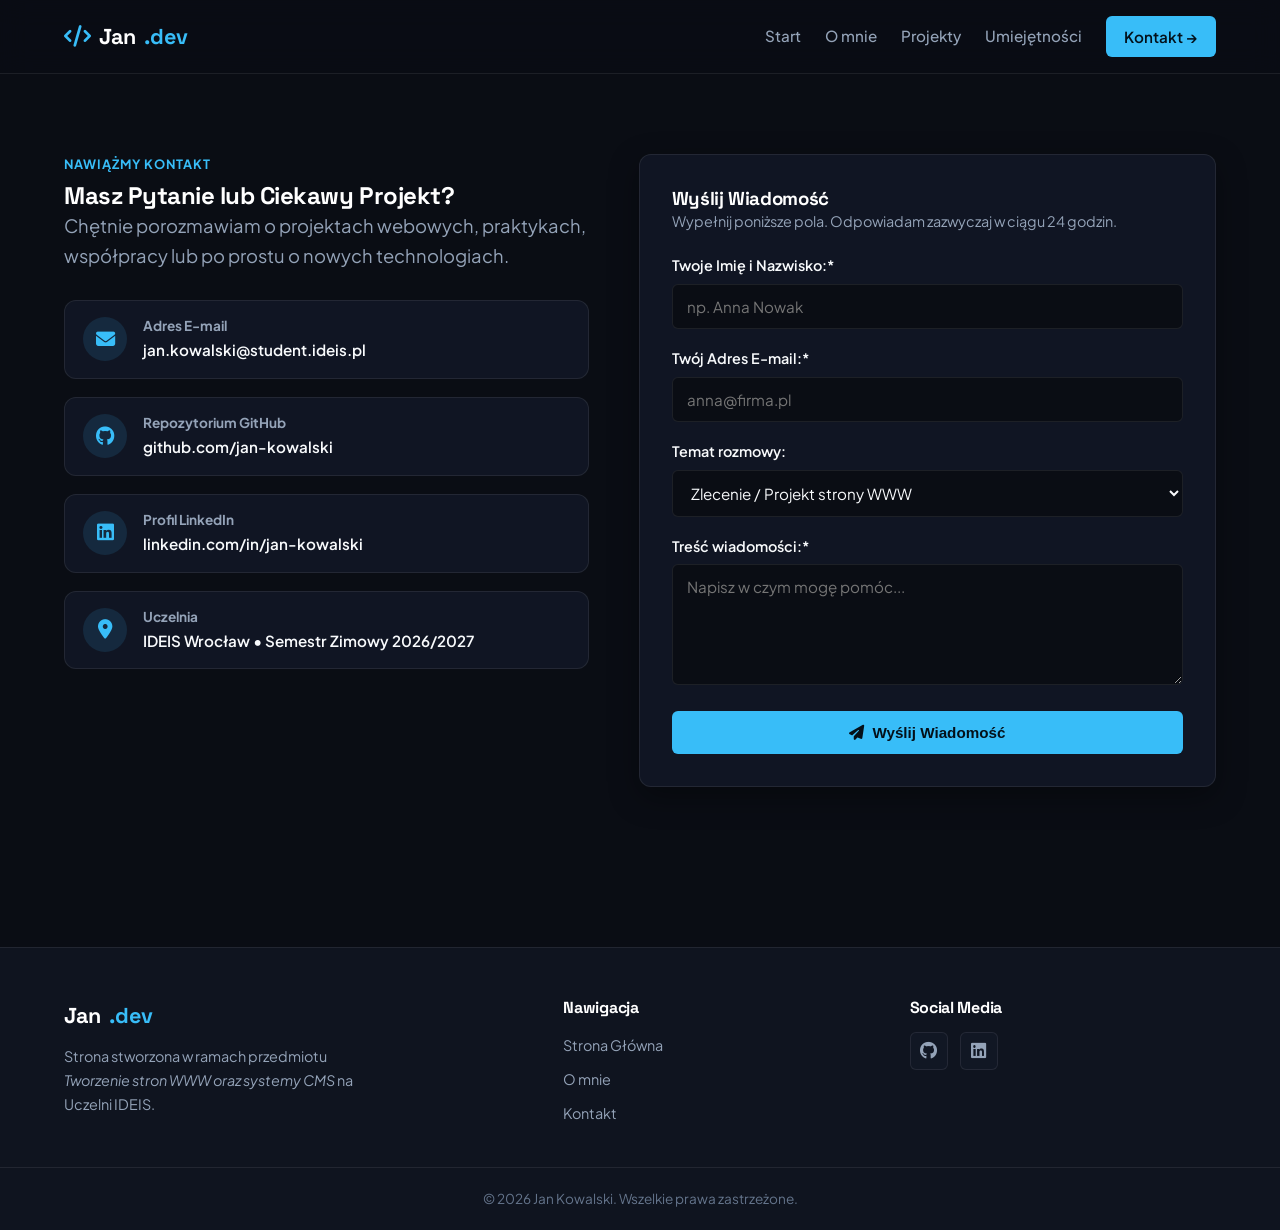
<file: starter/kontakt.html>
<!DOCTYPE html>
<html lang="pl">
<head>
  <meta charset="UTF-8">
  <meta name="viewport" content="width=device-width, initial-scale=1.0">
  <title>Kontakt &bull; Jan Kowalski</title>
  
  <!-- Google Fonts -->
  <link rel="preconnect" href="https://fonts.googleapis.com">
  <link rel="preconnect" href="https://fonts.gstatic.com" crossorigin>
  <link href="https://fonts.googleapis.com/css2?family=Plus+Jakarta+Sans:wght@400;500;600;700;800&family=Space+Grotesk:wght@600;700&display=swap" rel="stylesheet">
  
  <!-- Font Awesome -->
  <link rel="stylesheet" href="https://cdnjs.cloudflare.com/ajax/libs/font-awesome/6.5.1/css/all.min.css">
  
  <!-- Style CSS -->
  <link rel="stylesheet" href="style.css">
</head>
<body>

  <!-- NAGŁÓWEK -->
  <header class="site-header">
    <div class="container nav-wrap">
      <a href="index.html" class="logo">
        <i class="fa-solid fa-code"></i> Jan<span>.dev</span>
      </a>
      
      <nav aria-label="Nawigacja główna">
        <ul class="nav-links">
          <li><a href="index.html">Start</a></li>
          <li><a href="o-mnie.html">O mnie</a></li>
          <li><a href="index.html#projekty">Projekty</a></li>
          <li><a href="index.html#umiejetnosci">Umiejętności</a></li>
          <li><a href="kontakt.html" class="active btn-nav">Kontakt &rarr;</a></li>
        </ul>
      </nav>
    </div>
  </header>

  <!-- GŁÓWNA TREŚĆ PODSTRONY KONTAKT -->
  <main class="page-content">
    <section class="section">
      <div class="container">
        
        <div class="contact-grid">
          
          <!-- LEWA KOLUMNA: Informacje i bezpośredni kontakt -->
          <div class="contact-info-card">
            <span class="sub-title">Nawiążmy kontakt</span>
            <h2>Masz Pytanie lub Ciekawy Projekt?</h2>
            <p class="lead">
              Chętnie porozmawiam o projektach webowych, praktykach, współpracy lub po prostu o nowych technologiach.
            </p>

            <div class="contact-methods">
              <div class="method-item">
                <div class="method-icon"><i class="fa-solid fa-envelope"></i></div>
                <div>
                  <strong>Adres E-mail</strong>
                  <a href="mailto:jan.kowalski@student.ideis.pl">jan.kowalski@student.ideis.pl</a>
                </div>
              </div>

              <div class="method-item">
                <div class="method-icon"><i class="fa-brands fa-github"></i></div>
                <div>
                  <strong>Repozytorium GitHub</strong>
                  <a href="https://github.com" target="_blank" rel="noopener">github.com/jan-kowalski</a>
                </div>
              </div>

              <div class="method-item">
                <div class="method-icon"><i class="fa-brands fa-linkedin"></i></div>
                <div>
                  <strong>Profil LinkedIn</strong>
                  <a href="https://linkedin.com" target="_blank" rel="noopener">linkedin.com/in/jan-kowalski</a>
                </div>
              </div>

              <div class="method-item">
                <div class="method-icon"><i class="fa-solid fa-location-dot"></i></div>
                <div>
                  <strong>Uczelnia</strong>
                  <span>IDEIS Wrocław &bull; Semestr Zimowy 2026/2027</span>
                </div>
              </div>
            </div>
          </div>

          <!-- PRAWA KOLUMNA: Formularz kontaktowy -->
          <div class="contact-form-card">
            <h3>Wyślij Wiadomość</h3>
            <p style="color: var(--text-muted); font-size: 0.9rem; margin-bottom: 20px;">
              Wypełnij poniższe pola. Odpowiadam zazwyczaj w ciągu 24 godzin.
            </p>

            <form action="#" method="POST" class="styled-form">
              <div class="form-group">
                <label for="imie">Twoje Imię i Nazwisko:*</label>
                <input type="text" id="imie" name="imie" required placeholder="np. Anna Nowak">
              </div>

              <div class="form-group">
                <label for="email">Twój Adres E-mail:*</label>
                <input type="email" id="email" name="email" required placeholder="anna@firma.pl">
              </div>

              <div class="form-group">
                <label for="temat">Temat rozmowy:</label>
                <select id="temat" name="temat">
                  <option value="projekt">Zlecenie / Projekt strony WWW</option>
                  <option value="konsultacje">Pytanie ze studiów</option>
                  <option value="inne">Inny temat</option>
                </select>
              </div>

              <div class="form-group">
                <label for="wiadomosc">Treść wiadomości:*</label>
                <textarea id="wiadomosc" name="wiadomosc" rows="5" required placeholder="Napisz w czym mogę pomóc..."></textarea>
              </div>

              <button type="submit" class="btn btn-primary" style="width: 100%; justify-content: center;">
                <i class="fa-solid fa-paper-plane"></i> Wyślij Wiadomość
              </button>
            </form>
          </div>

        </div>

      </div>
    </section>
  </main>

  <!-- STOPKA -->
  <footer class="site-footer">
    <div class="container footer-grid">
      <div class="footer-about">
        <a href="index.html" class="logo">Jan<span>.dev</span></a>
        <p>Strona stworzona w ramach przedmiotu <em>Tworzenie stron WWW oraz systemy CMS</em> na Uczelni IDEIS.</p>
      </div>

      <div class="footer-links">
        <h4>Nawigacja</h4>
        <ul>
          <li><a href="index.html">Strona Główna</a></li>
          <li><a href="o-mnie.html">O mnie</a></li>
          <li><a href="kontakt.html">Kontakt</a></li>
        </ul>
      </div>

      <div class="footer-social">
        <h4>Social Media</h4>
        <div class="social-icons">
          <a href="https://github.com" target="_blank" rel="noopener"><i class="fa-brands fa-github"></i></a>
          <a href="https://linkedin.com" target="_blank" rel="noopener"><i class="fa-brands fa-linkedin"></i></a>
        </div>
      </div>
    </div>

    <div class="footer-bottom">
      <div class="container">
        <p>&copy; 2026 Jan Kowalski. Wszelkie prawa zastrzeżone.</p>
      </div>
    </div>
  </footer>

</body>
</html>
</file>
<file: starter/style.css>
/* ==========================================================================
   SZABLON STARTOWY: MOJA PIERWSZA STRONA WWW (IDEIS 2026/2027)
   Czysty HTML5 + Nowoczesny CSS3 (Flexbox, CSS Grid, Zmienne, RWD)
   ========================================================================== */

/* --------------------------------------------------------------------------
   1. ZMIENNE CSS (CUSTOM PROPERTIES)
   Zmieniaj te wartości, aby natychmiast przekolorować całą swoją stronę!
   -------------------------------------------------------------------------- */
:root {
  /* Tła */
  --bg-main: #0a0d14;            /* Główne tło strony (bardzo ciemny grafit) */
  --bg-surface: #0f141f;         /* Tło sekcji wyróżnionych */
  --bg-card: rgba(18, 24, 38, 0.85); /* Tło kart z lekką przezroczystością */
  --bg-card-hover: rgba(28, 38, 62, 0.95);
  
  /* Obramowania */
  --border-color: rgba(255, 255, 255, 0.08);
  --border-hover: rgba(56, 189, 248, 0.4);
  
  /* Kolory Akcentów (Marka osobista) */
  --primary: #38bdf8;            /* Błękit deweloperski (Cyan) */
  --primary-hover: #0ea5e9;
  --accent: #34d399;             /* Szmaragdowy sukces (Emerald) */
  --accent-purple: #c084fc;      /* Fioletowy akcent */
  
  /* Kolory Tekstu */
  --text-main: #f8fafc;          /* Czysty jasny tekst */
  --text-muted: #94a3b8;         /* Tekst pomocniczy, przygaszony */
  --text-dim: #64748b;           /* Bardzo ciemny tekst (np. copyright) */

  /* Typografia i Geometria */
  --font-body: 'Plus Jakarta Sans', system-ui, -apple-system, sans-serif;
  --font-heading: 'Space Grotesk', var(--font-body);
  
  --radius-sm: 6px;
  --radius-md: 12px;
  --radius-lg: 20px;
  --radius-full: 9999px;
  
  --shadow-card: 0 10px 30px rgba(0, 0, 0, 0.35);
  --shadow-hover: 0 20px 40px rgba(0, 0, 0, 0.5);
}

/* --------------------------------------------------------------------------
   2. UNIWERSALNY RESET I STYLE BAZOWE
   -------------------------------------------------------------------------- */
* {
  box-sizing: border-box;
  margin: 0;
  padding: 0;
}

html {
  scroll-behavior: smooth; /* Płynne przewijanie do sekcji #projekty */
}

body {
  background-color: var(--bg-main);
  color: var(--text-main);
  font-family: var(--font-body);
  font-size: 16px;
  line-height: 1.65;
  -webkit-font-smoothing: antialiased;
  min-height: 100vh;
  display: flex;
  flex-direction: column;
}

main {
  flex-grow: 1; /* Sprawia, że stopka zawsze ląduje na dole strony */
}

img {
  max-width: 100%;
  height: auto;
  display: block;
}

a {
  color: inherit;
  text-decoration: none;
  transition: all 0.2s ease;
}

h1, h2, h3, h4 {
  font-family: var(--font-heading);
  color: #ffffff;
  line-height: 1.25;
  font-weight: 700;
  letter-spacing: -0.02em;
}

/* Kontener centrujący treść */
.container {
  width: 90%;
  max-width: 1160px;
  margin-left: auto;
  margin-right: auto;
}

/* --------------------------------------------------------------------------
   3. NAGŁÓWEK I NAWIGACJA (STICKY + GLASSMORPHISM)
   -------------------------------------------------------------------------- */
.site-header {
  position: sticky;
  top: 0;
  z-index: 1000;
  background: rgba(10, 13, 20, 0.85);
  backdrop-filter: blur(14px); /* Rozmycie tła za menu */
  border-bottom: 1px solid var(--border-color);
  padding: 16px 0;
}

.nav-wrap {
  display: flex;
  justify-content: space-between;
  align-items: center;
}

.logo {
  font-family: var(--font-heading);
  font-size: 1.35rem;
  font-weight: 700;
  display: flex;
  align-items: center;
  gap: 8px;
  color: #fff;
}

.logo i {
  color: var(--primary);
}

.logo span {
  color: var(--primary);
}

.nav-links {
  display: flex;
  align-items: center;
  gap: 24px;
  list-style: none;
}

.nav-links a {
  color: var(--text-muted);
  font-size: 0.95rem;
  font-weight: 500;
}

.nav-links a:hover,
.nav-links a.active {
  color: var(--text-main);
}

.btn-nav {
  background: var(--primary);
  color: #03111b !important;
  padding: 8px 18px;
  border-radius: var(--radius-sm);
  font-weight: 600 !important;
  display: inline-flex;
  align-items: center;
  gap: 6px;
}

.btn-nav:hover {
  background: var(--primary-hover);
  transform: translateY(-2px);
}

/* --------------------------------------------------------------------------
   4. ELEMENTY WSPÓLNE (BUTTONS, BADGES, TITLES)
   -------------------------------------------------------------------------- */
.btn {
  display: inline-flex;
  align-items: center;
  gap: 8px;
  padding: 12px 24px;
  border-radius: var(--radius-sm);
  font-weight: 600;
  font-size: 0.95rem;
  cursor: pointer;
  border: 1px solid transparent;
  transition: all 0.25s ease;
}

.btn-primary {
  background: var(--primary);
  color: #041019;
}

.btn-primary:hover {
  background: var(--primary-hover);
  transform: translateY(-2px);
  box-shadow: 0 8px 20px rgba(56, 189, 248, 0.3);
}

.btn-secondary {
  background: var(--bg-card);
  border-color: var(--border-color);
  color: var(--text-main);
}

.btn-secondary:hover {
  background: var(--bg-card-hover);
  border-color: var(--primary);
  transform: translateY(-2px);
}

.badge {
  display: inline-flex;
  align-items: center;
  gap: 8px;
  background: rgba(52, 211, 153, 0.12);
  color: var(--accent);
  border: 1px solid rgba(52, 211, 153, 0.3);
  padding: 5px 14px;
  border-radius: var(--radius-full);
  font-size: 0.82rem;
  font-weight: 600;
  margin-bottom: 18px;
}

.pulse-dot {
  width: 8px;
  height: 8px;
  background-color: var(--accent);
  border-radius: 50%;
  display: inline-block;
  box-shadow: 0 0 10px var(--accent);
}

.gradient-text {
  background: linear-gradient(135deg, #38bdf8 0%, #818cf8 50%, #c084fc 100%);
  -webkit-background-clip: text;
  -webkit-text-fill-color: transparent;
}

.section {
  padding: 80px 0;
}

.section-darker {
  background-color: var(--bg-surface);
  border-top: 1px solid var(--border-color);
  border-bottom: 1px solid var(--border-color);
}

.section-header {
  margin-bottom: 45px;
  text-align: left;
}

.sub-title {
  color: var(--primary);
  text-transform: uppercase;
  font-size: 0.8rem;
  font-weight: 700;
  letter-spacing: 0.08em;
  display: block;
  margin-bottom: 6px;
}

.section-header h2 {
  font-size: 2.2rem;
  margin-bottom: 10px;
}

.section-header p {
  color: var(--text-muted);
  font-size: 1.05rem;
}

/* --------------------------------------------------------------------------
   5. SEKCJA HERO (STRONA GŁÓWNA)
   -------------------------------------------------------------------------- */
.hero {
  padding: 80px 0 60px;
}

.hero-grid {
  display: grid;
  grid-template-columns: 1.25fr 0.75fr;
  gap: 50px;
  align-items: center;
}

.hero-text h1 {
  font-size: 3rem;
  margin-bottom: 18px;
  letter-spacing: -0.03em;
}

.lead {
  font-size: 1.15rem;
  color: var(--text-muted);
  margin-bottom: 30px;
  line-height: 1.6;
}

.hero-actions {
  display: flex;
  gap: 14px;
  flex-wrap: wrap;
  margin-bottom: 40px;
}

.quick-stats {
  display: flex;
  gap: 32px;
  border-top: 1px solid var(--border-color);
  padding-top: 24px;
}

.stat-item strong {
  display: block;
  font-size: 1.6rem;
  font-family: var(--font-heading);
  color: var(--primary);
  line-height: 1;
}

.stat-item span {
  font-size: 0.8rem;
  color: var(--text-muted);
}

.image-frame {
  position: relative;
  border-radius: var(--radius-lg);
  padding: 8px;
  background: linear-gradient(135deg, rgba(56, 189, 248, 0.4), rgba(192, 132, 252, 0.2));
}

.image-frame img {
  border-radius: calc(var(--radius-lg) - 4px);
  aspect-ratio: 1 / 1;
  object-fit: cover;
  width: 100%;
}

/* --------------------------------------------------------------------------
   6. SIATKA PROJEKTÓW (CSS GRID)
   -------------------------------------------------------------------------- */
.cards-grid {
  display: grid;
  grid-template-columns: repeat(auto-fit, minmax(310px, 1fr));
  gap: 28px;
}

.card {
  background: var(--bg-card);
  border: 1px solid var(--border-color);
  border-radius: var(--radius-md);
  overflow: hidden;
  display: flex;
  flex-direction: column;
  box-shadow: var(--shadow-card);
  transition: transform 0.25s ease, border-color 0.25s ease, box-shadow 0.25s ease;
}

.card:hover {
  transform: translateY(-6px);
  border-color: var(--border-hover);
  box-shadow: var(--shadow-hover);
}

.card-img-wrap {
  position: relative;
  overflow: hidden;
}

.card-img-wrap img {
  width: 100%;
  height: 200px;
  object-fit: cover;
  transition: transform 0.4s ease;
}

.card:hover .card-img-wrap img {
  transform: scale(1.04);
}

.card-category {
  position: absolute;
  top: 12px;
  right: 12px;
  background: rgba(10, 13, 20, 0.8);
  backdrop-filter: blur(8px);
  color: var(--primary);
  font-size: 0.72rem;
  font-weight: 700;
  padding: 4px 10px;
  border-radius: var(--radius-full);
  border: 1px solid var(--border-color);
}

.card-content {
  padding: 22px;
  display: flex;
  flex-direction: column;
  flex-grow: 1;
}

.card-content h3 {
  font-size: 1.25rem;
  margin-bottom: 8px;
}

.card-content p {
  color: var(--text-muted);
  font-size: 0.92rem;
  margin-bottom: 16px;
  flex-grow: 1;
}

.card-tags {
  display: flex;
  gap: 8px;
  flex-wrap: wrap;
  margin-bottom: 18px;
}

.card-tags span {
  background: rgba(255, 255, 255, 0.05);
  color: var(--text-muted);
  font-size: 0.75rem;
  padding: 2px 8px;
  border-radius: 4px;
}

.card-btn {
  color: var(--primary);
  font-weight: 600;
  font-size: 0.92rem;
  display: inline-flex;
  align-items: center;
  gap: 4px;
}

.card-btn:hover {
  color: var(--primary-hover);
  gap: 8px;
}

/* --------------------------------------------------------------------------
   7. SEKCJA UMIEJĘTNOŚCI (SKILLS GRID)
   -------------------------------------------------------------------------- */
.skills-grid {
  display: grid;
  grid-template-columns: repeat(auto-fit, minmax(240px, 1fr));
  gap: 20px;
}

.skill-card {
  background: var(--bg-card);
  border: 1px solid var(--border-color);
  border-radius: var(--radius-md);
  padding: 24px;
  transition: transform 0.2s ease, border-color 0.2s ease;
}

.skill-card:hover {
  transform: translateY(-4px);
  border-color: var(--primary);
}

.skill-icon {
  font-size: 2.2rem;
  margin-bottom: 14px;
  display: block;
}

.skill-card h4 {
  font-size: 1.15rem;
  margin-bottom: 6px;
}

.skill-card p {
  color: var(--text-muted);
  font-size: 0.88rem;
}

/* --------------------------------------------------------------------------
   8. PODSTRONA O MNIE (ABOUT PAGE)
   -------------------------------------------------------------------------- */
.about-grid {
  display: grid;
  grid-template-columns: 0.8fr 1.2fr;
  gap: 50px;
  align-items: flex-start;
}

.info-box {
  padding: 20px;
}

.info-box h4 {
  font-size: 1rem;
  color: var(--primary);
  margin-bottom: 4px;
  display: flex;
  align-items: center;
  gap: 6px;
}

.info-box p {
  font-size: 0.9rem;
  color: var(--text-muted);
}

.values-list {
  display: flex;
  flex-direction: column;
  gap: 16px;
  margin-top: 16px;
}

.value-item {
  display: flex;
  align-items: flex-start;
  gap: 14px;
  background: var(--bg-card);
  border: 1px solid var(--border-color);
  padding: 16px;
  border-radius: var(--radius-sm);
}

.value-item i {
  color: var(--accent);
  font-size: 1.2rem;
  margin-top: 2px;
}

.value-item strong {
  color: var(--text-main);
  display: block;
  margin-bottom: 2px;
}

.value-item div {
  font-size: 0.92rem;
  color: var(--text-muted);
}

/* --------------------------------------------------------------------------
   9. PODSTRONA KONTAKT & FORMULARZ (CONTACT PAGE)
   -------------------------------------------------------------------------- */
.contact-grid {
  display: grid;
  grid-template-columns: 1fr 1.1fr;
  gap: 50px;
}

.contact-methods {
  display: flex;
  flex-direction: column;
  gap: 18px;
  margin-top: 28px;
}

.method-item {
  display: flex;
  align-items: center;
  gap: 16px;
  background: var(--bg-card);
  border: 1px solid var(--border-color);
  padding: 14px 18px;
  border-radius: var(--radius-md);
}

.method-icon {
  width: 44px;
  height: 44px;
  border-radius: 50%;
  background: rgba(56, 189, 248, 0.12);
  color: var(--primary);
  display: flex;
  align-items: center;
  justify-content: center;
  font-size: 1.2rem;
  flex-shrink: 0;
}

.method-item strong {
  display: block;
  font-size: 0.85rem;
  color: var(--text-muted);
}

.method-item a,
.method-item span {
  color: var(--text-main);
  font-weight: 600;
  font-size: 0.95rem;
}

.method-item a:hover {
  color: var(--primary);
}

.contact-form-card {
  background: var(--bg-card);
  border: 1px solid var(--border-color);
  border-radius: var(--radius-md);
  padding: 32px;
  box-shadow: var(--shadow-card);
}

.styled-form {
  display: flex;
  flex-direction: column;
  gap: 18px;
}

.form-group label {
  display: block;
  margin-bottom: 6px;
  font-weight: 600;
  font-size: 0.9rem;
  color: var(--text-main);
}

.form-group input,
.form-group select,
.form-group textarea {
  width: 100%;
  padding: 12px 14px;
  background: var(--bg-main);
  border: 1px solid var(--border-color);
  border-radius: var(--radius-sm);
  color: var(--text-main);
  font-family: inherit;
  font-size: 0.95rem;
  transition: border-color 0.2s ease, box-shadow 0.2s ease;
}

.form-group input:focus,
.form-group select:focus,
.form-group textarea:focus {
  outline: none;
  border-color: var(--primary);
  box-shadow: 0 0 0 3px rgba(56, 189, 248, 0.2);
}

/* --------------------------------------------------------------------------
   10. STOPKA STRONY (FOOTER)
   -------------------------------------------------------------------------- */
.site-footer {
  background-color: var(--bg-surface);
  border-top: 1px solid var(--border-color);
  margin-top: 80px;
  padding-top: 50px;
}

.footer-grid {
  display: grid;
  grid-template-columns: 1.5fr 1fr 1fr;
  gap: 40px;
  margin-bottom: 40px;
}

.footer-about p {
  color: var(--text-muted);
  font-size: 0.9rem;
  margin-top: 12px;
  max-width: 320px;
}

.footer-links h4,
.footer-social h4 {
  font-size: 1rem;
  margin-bottom: 14px;
  color: #fff;
}

.footer-links ul {
  list-style: none;
  display: flex;
  flex-direction: column;
  gap: 8px;
}

.footer-links a {
  color: var(--text-muted);
  font-size: 0.9rem;
}

.footer-links a:hover {
  color: var(--primary);
}

.social-icons {
  display: flex;
  gap: 12px;
}

.social-icons a {
  width: 38px;
  height: 38px;
  border-radius: var(--radius-sm);
  background: var(--bg-card);
  border: 1px solid var(--border-color);
  display: flex;
  align-items: center;
  justify-content: center;
  color: var(--text-muted);
  font-size: 1.1rem;
}

.social-icons a:hover {
  background: var(--primary);
  color: #03111b;
  border-color: var(--primary);
  transform: translateY(-2px);
}

.footer-bottom {
  border-top: 1px solid var(--border-color);
  padding: 20px 0;
  text-align: center;
  color: var(--text-dim);
  font-size: 0.85rem;
}

/* --------------------------------------------------------------------------
   11. RESPONSYWNOŚĆ MOBILNA (MEDIA QUERIES)
   -------------------------------------------------------------------------- */
@media (max-width: 900px) {
  .hero-grid,
  .about-grid,
  .contact-grid,
  .footer-grid {
    grid-template-columns: 1fr;
    gap: 35px;
  }
  
  .hero-text h1 {
    font-size: 2.3rem;
  }
  
  .hero-image {
    max-width: 380px;
    margin: 0 auto;
  }
}

@media (max-width: 600px) {
  .nav-links {
    display: none; /* W prostym szablonie chowamy menu tekstowe na małych ekranach */
  }
  
  .quick-stats {
    flex-wrap: wrap;
    gap: 18px;
  }
  
  .hero-text h1 {
    font-size: 1.9rem;
  }
}
</file>
